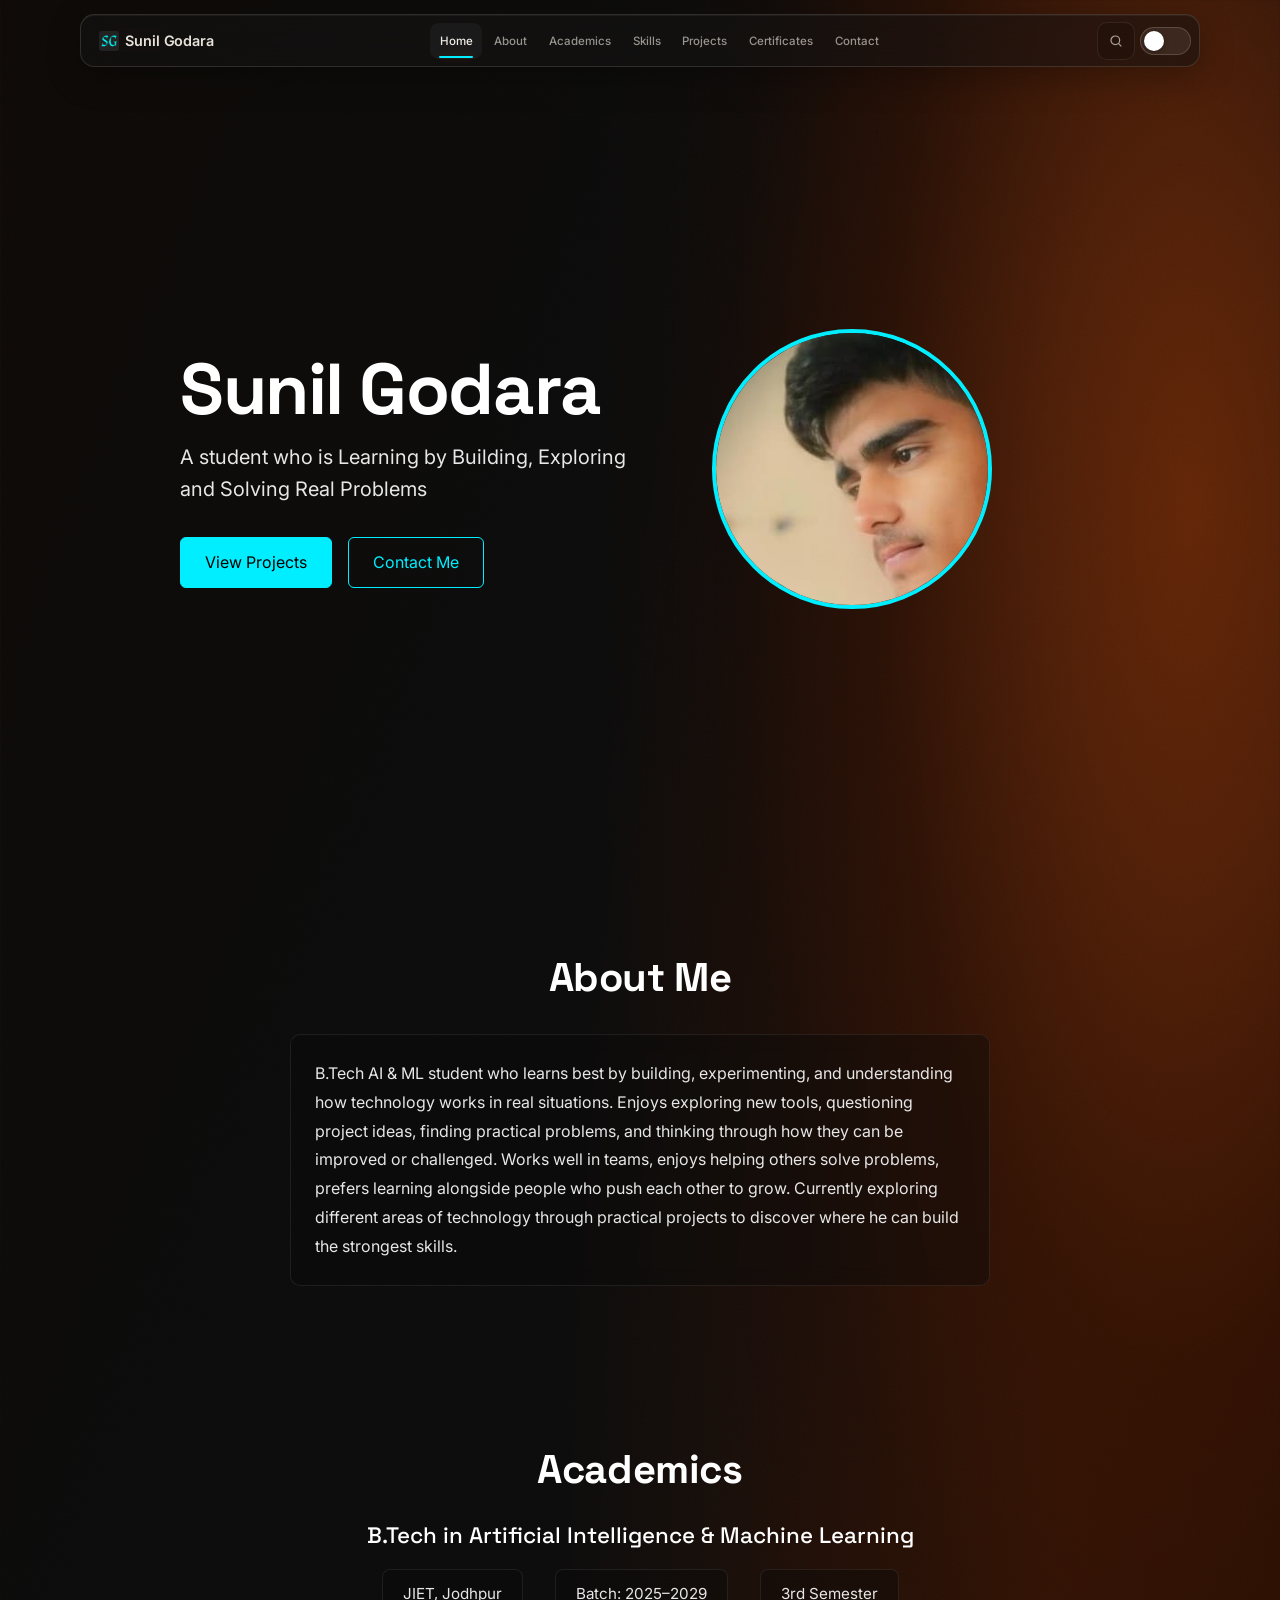
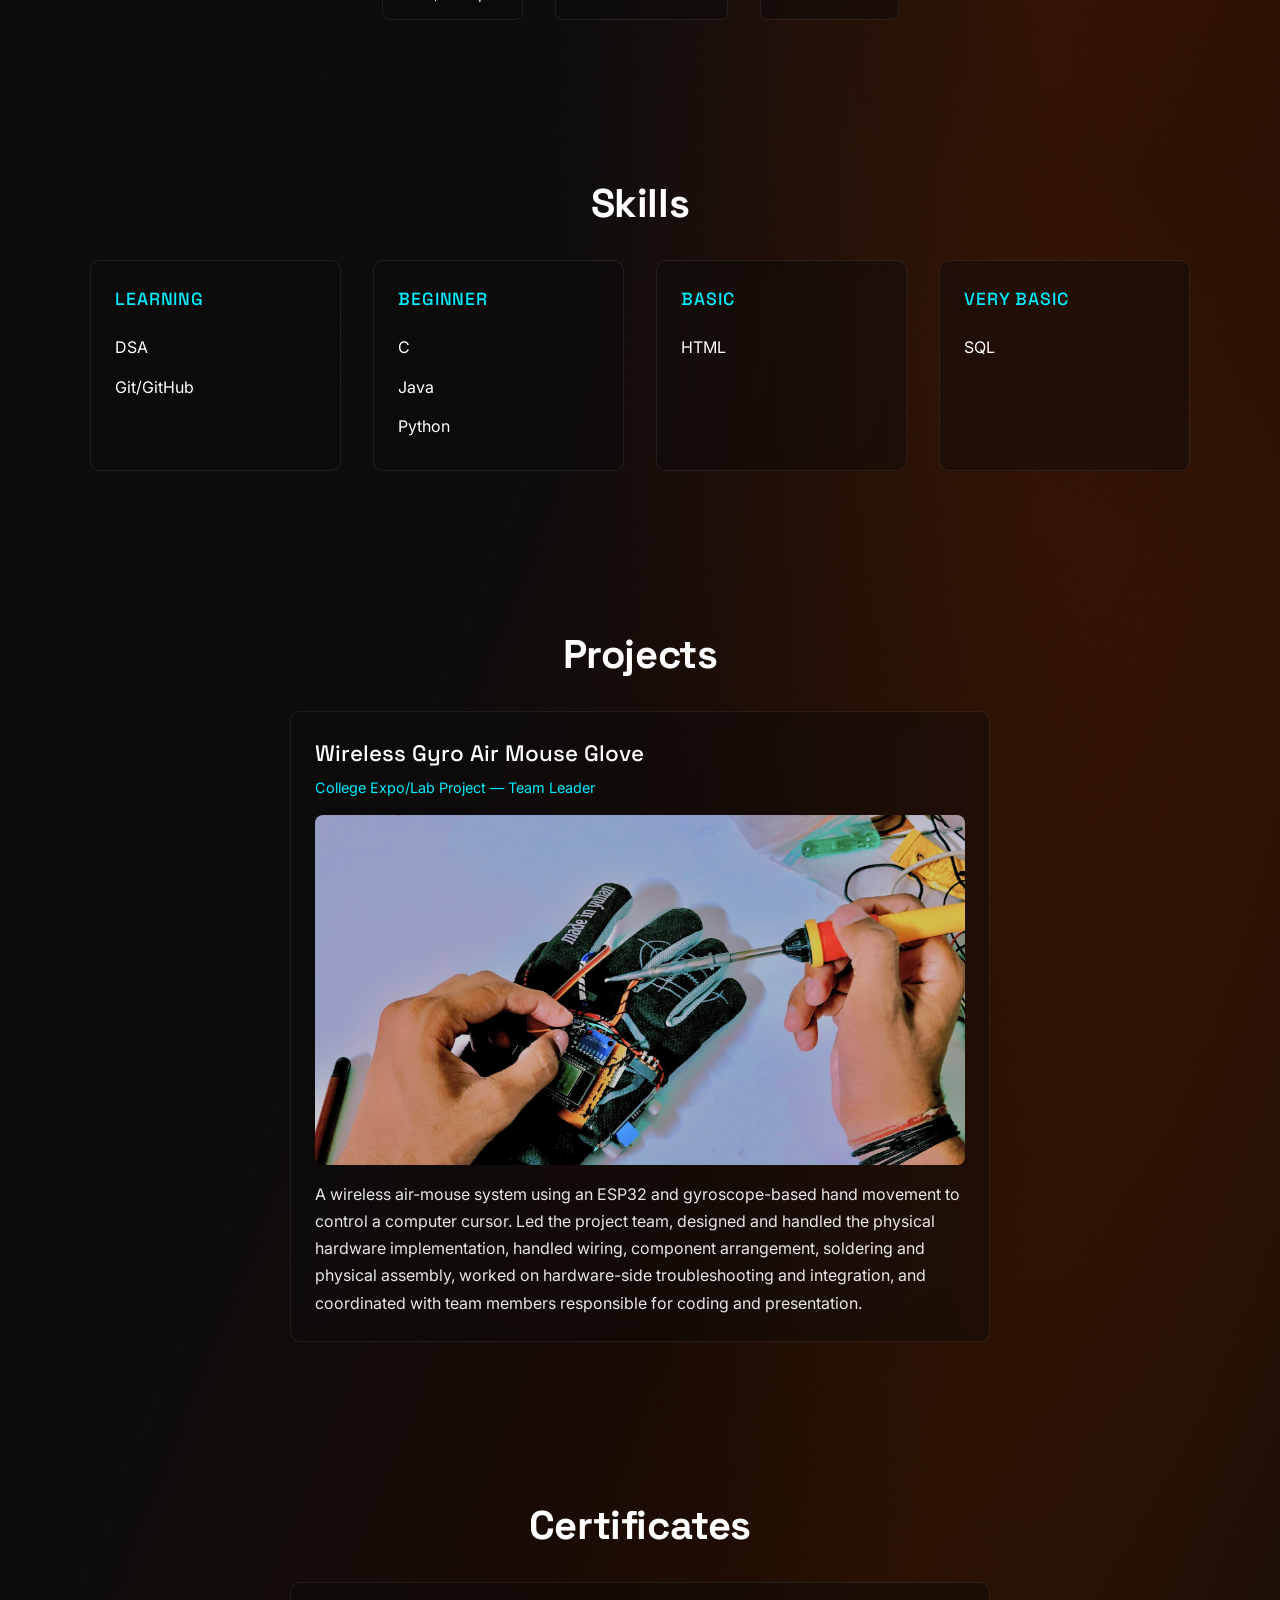
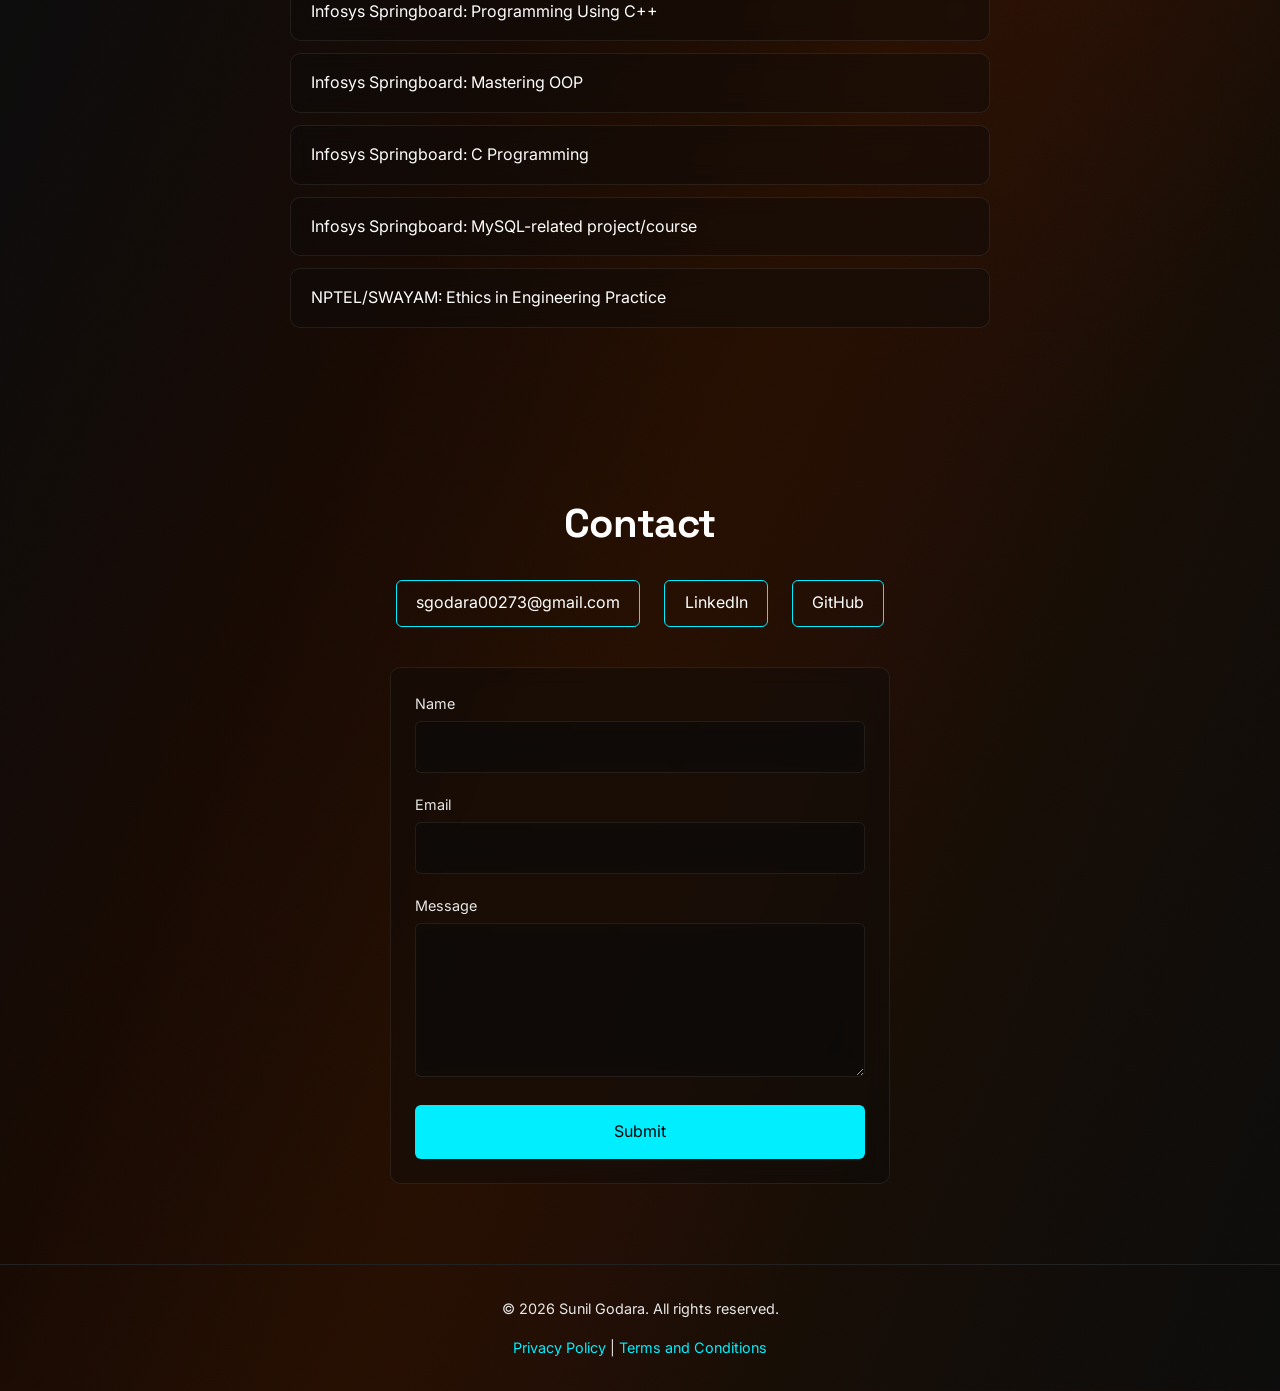
<file: portfolio/index.html>
<!DOCTYPE html>
<html lang="en">
<head>
  <meta charset="UTF-8">
  <meta name="viewport" content="width=device-width, initial-scale=1.0">
  <meta name="description" content="Explore Sunil Godara’s portfolio, a B.Tech Artificial Intelligence and Machine Learning student at JIET Jodhpur, featuring projects, technical skills, academics, and certificates.">
  <title>Sunil Godara | Portfolio</title>
  <link rel="canonical" href="https://sunilgodara.in/">
  <meta name="robots" content="index, follow">
  <script type="application/ld+json">
  {
    "@context": "https://schema.org",
    "@type": "Person",
    "name": "Sunil Godara",
    "url": "https://sunilgodara.in/",
    "image": "https://sunilgodara.in/images/Sunny.jpg",
    "jobTitle": "B.Tech Artificial Intelligence and Machine Learning Student",
    "affiliation": {
      "@type": "CollegeOrUniversity",
      "name": "JIET, Jodhpur"
    },
    "sameAs": [
      "https://www.linkedin.com/in/sunil-godara-137832383/",
      "https://github.com/SunilGodara08"
    ]
  }
  </script>
  <link rel="icon" href="favicon.ico" type="image/x-icon">
  <link rel="preconnect" href="https://fonts.googleapis.com">
  <link rel="preconnect" href="https://fonts.gstatic.com" crossorigin>
  <link href="https://fonts.googleapis.com/css2?family=Space+Grotesk:wght@500;700&family=Inter:wght@400;500&display=swap" rel="stylesheet">
  <link rel="stylesheet" href="style.css">
</head>
<body>

<header class="site-header">
  <div class="glass-nav">

    <a class="nav-brand" href="#home" aria-label="Go to home">
      <img class="nav-logo" src="favicon.ico" alt="">
      <span>Sunil Godara</span>
    </a>

    <nav aria-label="Main navigation">
      <ul id="nav-menu">
        <li><a href="#home">Home</a></li>
        <li><a href="#about">About</a></li>
        <li><a href="#academics">Academics</a></li>
        <li><a href="#skills">Skills</a></li>
        <li><a href="#projects">Projects</a></li>
        <li><a href="#certificates">Certificates</a></li>
        <li><a href="#contact">Contact</a></li>
      </ul>
    </nav>

    <div class="nav-actions">

      <div class="nav-search" id="nav-search">
        <button class="search-toggle" id="search-toggle" type="button" aria-label="Open search" aria-expanded="false">
          <svg viewBox="0 0 24 24" aria-hidden="true">
            <circle cx="11" cy="11" r="6.5"></circle>
            <path d="m16 16 4 4"></path>
          </svg>
        </button>

        <input id="nav-search-input" type="search" placeholder="Search..." autocomplete="off" aria-label="Search navigation">

        <kbd>ESC</kbd>

        <button class="search-close" id="search-close" type="button" aria-label="Close search">×</button>
      </div>

      <button
        class="theme-toggle"
        id="theme-toggle"
        type="button"
        aria-label="Change theme"
        aria-pressed="false">
      </button>

      <button
        id="nav-toggle"
        type="button"
        aria-label="Toggle menu"
        aria-expanded="false"
        aria-controls="nav-menu">
        <span></span>
        <span></span>
        <span></span>
      </button>

    </div>
  </div>
</header>

<main>

<section id="home">
  <div class="home-content">
    <h1>Sunil Godara</h1>
    <p>A student who is Learning by Building, Exploring and Solving Real Problems</p>

    <p class="button-group">
      <a href="#projects">
        <button type="button" class="btn-primary">View Projects</button>
      </a>
      <a href="#contact">
        <button type="button" class="btn-secondary">Contact Me</button>
      </a>
    </p>
  </div>

  <div class="home-image">
    <img src="images/Sunny.jpg" alt="Photo of Sunil Godara" width="360" height="360" fetchpriority="high">
  </div>
</section>

<section id="about">
  <h2>About Me</h2>
  <p>B.Tech AI &amp; ML student who learns best by building, experimenting, and understanding how technology works in real situations. Enjoys exploring new tools, questioning project ideas, finding practical problems, and thinking through how they can be improved or challenged. Works well in teams, enjoys helping others solve problems, prefers learning alongside people who push each other to grow. Currently exploring different areas of technology through practical projects to discover where he can build the strongest skills.</p>
</section>

<section id="academics">
  <h2>Academics</h2>
  <h3>B.Tech in Artificial Intelligence &amp; Machine Learning</h3>
  <ul>
    <li>JIET, Jodhpur</li>
    <li>Batch: 2025–2029</li>
    <li>3rd Semester</li>
  </ul>
</section>

<section id="skills">
  <h2>Skills</h2>

  <div class="skills-grid">
    <div class="skill-group">
      <h3>Learning</h3>
      <ul>
        <li>DSA</li>
        <li>Git/GitHub</li>
      </ul>
    </div>

    <div class="skill-group">
      <h3>Beginner</h3>
      <ul>
        <li>C</li>
        <li>Java</li>
        <li>Python</li>
      </ul>
    </div>

    <div class="skill-group">
      <h3>Basic</h3>
      <ul>
        <li>HTML</li>
      </ul>
    </div>

    <div class="skill-group">
      <h3>Very Basic</h3>
      <ul>
        <li>SQL</li>
      </ul>
    </div>
  </div>
</section>

<section id="projects">
  <h2>Projects</h2>

  <article>
    <h3>Wireless Gyro Air Mouse Glove</h3>
    <p>College Expo/Lab Project — Team Leader</p>

    <img
      src="images/mouse.jpg"
      alt="Wireless Gyro Air Mouse Glove project photo"
      width="1000"
      height="600"
      loading="lazy">

    <p>A wireless air-mouse system using an ESP32 and gyroscope-based hand movement to control a computer cursor. Led the project team, designed and handled the physical hardware implementation, handled wiring, component arrangement, soldering and physical assembly, worked on hardware-side troubleshooting and integration, and coordinated with team members responsible for coding and presentation.</p>
  </article>
</section>

<section id="certificates">
  <h2>Certificates</h2>

  <ul>
    <li>Infosys Springboard: Programming Using C++</li>
    <li>Infosys Springboard: Mastering OOP</li>
    <li>Infosys Springboard: C Programming</li>
    <li>Infosys Springboard: MySQL-related project/course</li>
    <li>NPTEL/SWAYAM: Ethics in Engineering Practice</li>
  </ul>
</section>

<section id="contact">
  <h2>Contact</h2>

  <ul>
    <li>
      <a href="mailto:sgodara00273@gmail.com">sgodara00273@gmail.com</a>
    </li>
    <li>
      <a href="https://www.linkedin.com/in/sunil-godara-137832383/" target="_blank" rel="noopener noreferrer">LinkedIn</a>
    </li>
    <li>
      <a href="https://github.com/SunilGodara08" target="_blank" rel="noopener noreferrer">GitHub</a>
    </li>
  </ul>

  <form action="https://formspree.io/f/mzezwzpy" method="post">
    <p>
      <label for="name">Name</label><br>
      <input type="text" id="name" name="name" required>
    </p>

    <p>
      <label for="email">Email</label><br>
      <input type="email" id="email" name="email" required>
    </p>

    <p>
      <label for="message">Message</label><br>
      <textarea id="message" name="message" rows="5" required></textarea>
    </p>

    <p>
      <button type="submit">Submit</button>
    </p>
  </form>
</section>

</main>

<footer>
  <p>© 2026 Sunil Godara. All rights reserved.</p>
  <p>
    <a href="privacy-policy.html">Privacy Policy</a> |
    <a href="terms.html">Terms and Conditions</a>
  </p>
</footer>

<script src="script.js"></script>
</body>
</html>
</file>
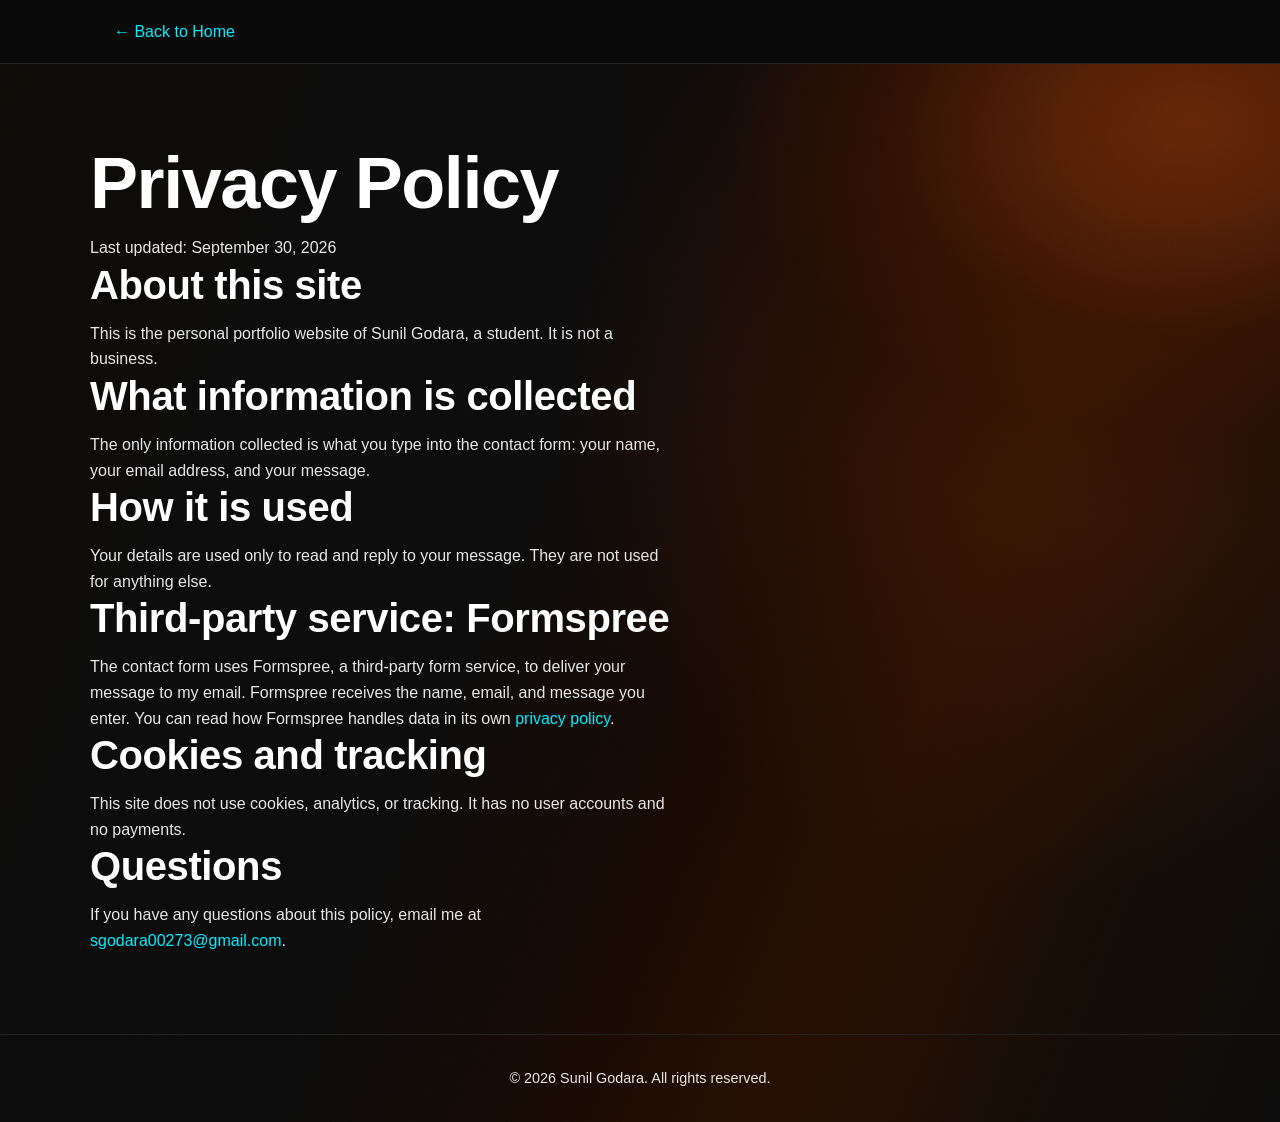
<file: portfolio/privacy-policy.html>
<!DOCTYPE html>
<html lang="en">
<head>
  <meta charset="UTF-8">
  <meta name="viewport" content="width=device-width, initial-scale=1.0">
  <meta name="description" content="Privacy Policy for the portfolio website of Sunil Godara.">
  <title>Privacy Policy | Sunil Godara</title>
  <link rel="icon" href="favicon.ico" type="image/x-icon">
  <link rel="stylesheet" href="style.css">
</head>
<body>

  <header>
    <a class="back-link" href="index.html">&larr; Back to Home</a>
  </header>

  <main>
    <section>
      <h1>Privacy Policy</h1>
      <p>Last updated: September 30, 2026</p>

      <h2>About this site</h2>
      <p>This is the personal portfolio website of Sunil Godara, a student. It is not a business.</p>

      <h2>What information is collected</h2>
      <p>The only information collected is what you type into the contact form: your name, your email address, and your message.</p>

      <h2>How it is used</h2>
      <p>Your details are used only to read and reply to your message. They are not used for anything else.</p>

      <h2>Third-party service: Formspree</h2>
      <p>The contact form uses Formspree, a third-party form service, to deliver your message to my email. Formspree receives the name, email, and message you enter. You can read how Formspree handles data in its own <a href="https://formspree.io/legal/privacy-policy/" target="_blank" rel="noopener noreferrer">privacy policy</a>.</p>

      <h2>Cookies and tracking</h2>
      <p>This site does not use cookies, analytics, or tracking. It has no user accounts and no payments.</p>

      <h2>Questions</h2>
      <p>If you have any questions about this policy, email me at <a href="mailto:sgodara00273@gmail.com">sgodara00273@gmail.com</a>.</p>
    </section>
  </main>

  <footer>
    <p>© 2026 Sunil Godara. All rights reserved.</p>
  </footer>

</body>
</html>
</file>
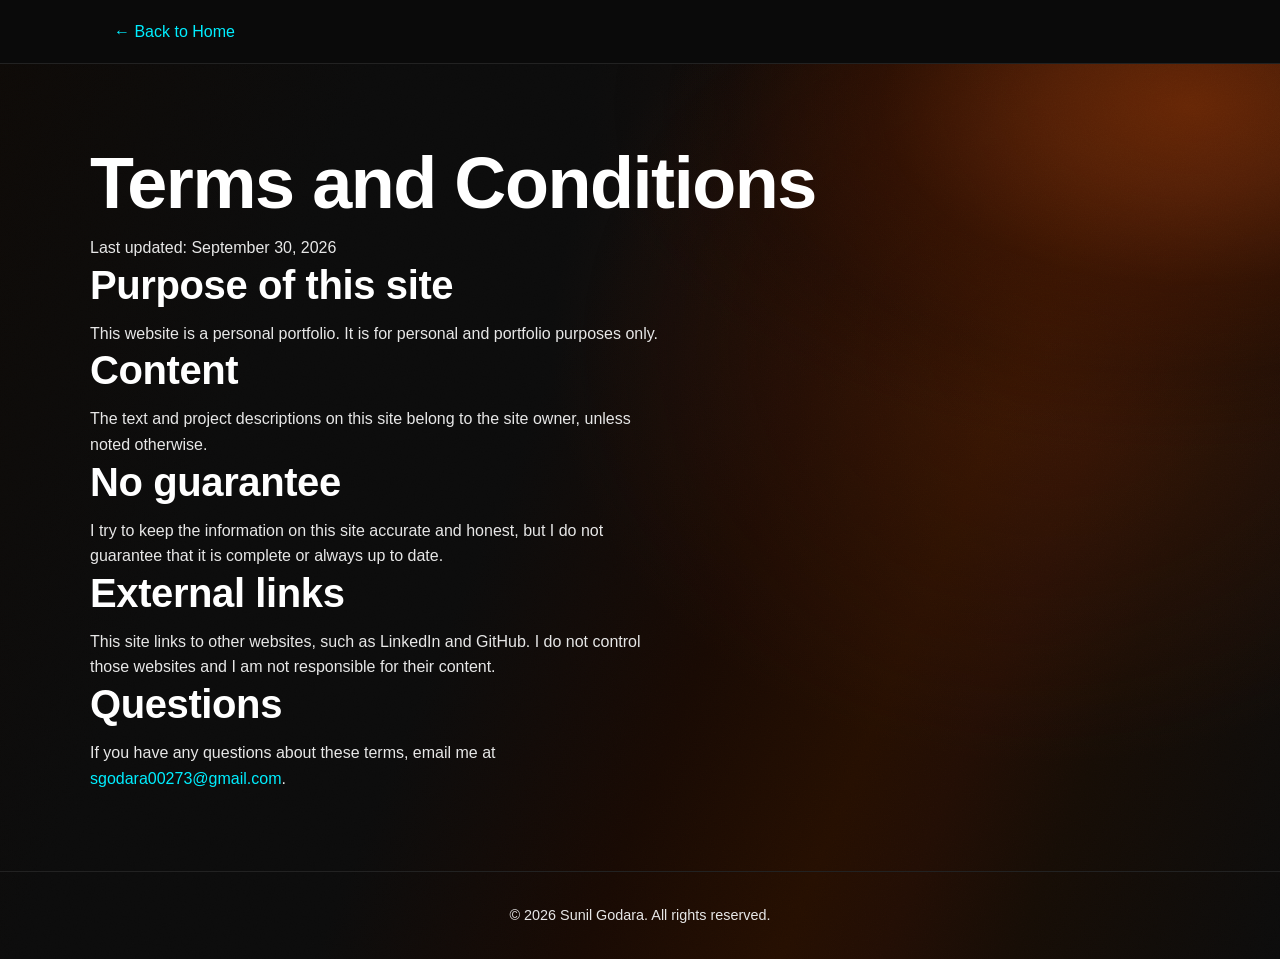
<file: portfolio/terms.html>
<!DOCTYPE html>
<html lang="en">
<head>
  <meta charset="UTF-8">
  <meta name="viewport" content="width=device-width, initial-scale=1.0">
  <meta name="description" content="Terms and Conditions for the portfolio website of Sunil Godara.">
  <title>Terms and Conditions | Sunil Godara</title>
  <link rel="icon" href="favicon.ico" type="image/x-icon">
  <link rel="stylesheet" href="style.css">
</head>
<body>

  <header>
    <a class="back-link" href="index.html">&larr; Back to Home</a>
  </header>

  <main>
    <section>
      <h1>Terms and Conditions</h1>
      <p>Last updated: September 30, 2026</p>

      <h2>Purpose of this site</h2>
      <p>This website is a personal portfolio. It is for personal and portfolio purposes only.</p>

      <h2>Content</h2>
      <p>The text and project descriptions on this site belong to the site owner, unless noted otherwise.</p>

      <h2>No guarantee</h2>
      <p>I try to keep the information on this site accurate and honest, but I do not guarantee that it is complete or always up to date.</p>

      <h2>External links</h2>
      <p>This site links to other websites, such as LinkedIn and GitHub. I do not control those websites and I am not responsible for their content.</p>

      <h2>Questions</h2>
      <p>If you have any questions about these terms, email me at <a href="mailto:sgodara00273@gmail.com">sgodara00273@gmail.com</a>.</p>
    </section>
  </main>

  <footer>
    <p>© 2026 Sunil Godara. All rights reserved.</p>
  </footer>

</body>
</html>
</file>
<file: portfolio/style.css>
/* ==========================================================
   BASE / GLOBAL STYLES
   ========================================================== */

/* ---------- Variables ---------- */
:root {
  --bg-color: #0a0a0a;
  --bg-color-alt: #222;
  --text-color: #ffffff;
  --text-muted: #e7e7e7;
  --accent-color: #00eeff;
  --accent-hover: #3087aa;

  --surface-dark: rgba(10, 10, 10, 0.40);
  --surface-blur: 10px;
  --surface-border: rgba(255, 255, 255, 0.08);

  --max-width: 1100px;
  --section-padding: 5rem 1.5rem;
  --header-height: 4rem;

  --font-heading: 'Space Grotesk', sans-serif;
  --font-body: 'Inter', sans-serif;
}


/* ---------- Reset ---------- */
*,
*::before,
*::after {
  box-sizing: border-box;
}

body,
h1,
h2,
h3,
p,
ul {
  margin: 0;
  padding: 0;
}


/* ---------- Base ---------- */
html {
  font-size: 16px;
  scroll-padding-top: var(--header-height);
}

body {
  font-family: var(--font-body);
  line-height: 1.6;
  color: var(--text-color);
  padding-top: var(--header-height);
}


/* ==========================================================
   Background - Continuous procedural paper texture
   ========================================================== */

html {
  background: #0d0c0b;
  min-height: 100%;
}

body {
  position: relative;
  isolation: isolate;
  min-height: 100vh;
  background: #0d0c0b;
}


/* Continuous procedural paper background */
body::before {
  content: "";
  position: absolute;
  inset: 0;
  z-index: -2;
  pointer-events: none;

  background:
    radial-gradient(
      ellipse 62% 48% at 93% 11%,
      rgba(119, 44, 7, 0.78) 0%,
      rgba(102, 38, 8, 0.68) 18%,
      rgba(59, 19, 2, 0.5) 39%,
      rgba(32, 10, 1, 0.22) 58%,
      transparent 76%
    ),
    radial-gradient(
      ellipse 52% 58% at 82% 36%,
      rgba(100, 37, 7, 0.4) 0%,
      rgba(68, 25, 7, 0.28) 42%,
      transparent 75%
    ),
    linear-gradient(
      112deg,
      #0e0a07 0%,
      #0c0c0c 24%,
      #0c0c0c 42%,
      #180a04 58%,
      #250f02 70%,
      #220e05 76%,
      #160d06 84%,
      #0c0c0c 100%
    );
}


/* Procedural paper texture */
body::after {
  content: "";
  position: absolute;
  inset: 0;
  z-index: -1;
  pointer-events: none;

  opacity: 0.34;

  background-image: url("data:image/svg+xml,%3Csvg xmlns='http://www.w3.org/2000/svg' width='180' height='180' viewBox='0 0 180 180'%3E%3Cfilter id='paper'%3E%3CfeTurbulence type='fractalNoise' baseFrequency='0.72' numOctaves='3' seed='17' stitchTiles='stitch'/%3E%3CfeColorMatrix type='saturate' values='0'/%3E%3CfeComponentTransfer%3E%3CfeFuncA type='table' tableValues='0 0.34'/%3E%3C/feComponentTransfer%3E%3C/filter%3E%3Crect width='100%25' height='100%25' filter='url(%23paper)' fill='%23000000'/%3E%3C/svg%3E");

  background-repeat: repeat;
  mix-blend-mode: soft-light;
}


/* One continuous background surface */
section,
section:nth-of-type(even),
main,
footer {
  background: transparent !important;
}

img {
  display: block;
  max-width: 100%;
  height: auto;
}


/* ==========================================================
   TYPOGRAPHY
   ========================================================== */

h1,
h2,
h3 {
  font-family: var(--font-heading);
  margin-bottom: 0.75rem;
}

h1 {
  font-weight: 700;
  font-size: clamp(2.75rem, 6vw, 4.5rem);
  letter-spacing: -0.02em;
  line-height: 1.1;
}

h2 {
  font-weight: 700;
  font-size: clamp(1.75rem, 4vw, 2.5rem);
  letter-spacing: -0.01em;
  line-height: 1.2;
}

h3 {
  font-weight: 500;
  font-size: 1.25rem;
  letter-spacing: normal;
}

p {
  color: var(--text-muted);
  max-width: 65ch;
}

p + p {
  margin-top: 1rem;
}

a {
  color: var(--accent-color);
  text-decoration: none;
}

a:hover {
  text-decoration: underline;
}


/* ==========================================================
   BUTTONS
   ========================================================== */

button {
  font: inherit;
  background: var(--accent-color);
  color: #030303;
  border: none;
  padding: 0.75rem 1.5rem;
  border-radius: 6px;
  cursor: pointer;

  transition: background-color 0.2s;
}

button:hover {
  background: var(--accent-hover);
}


/* ==========================================================
   FORM FIELDS
   ========================================================== */

input,
textarea {
  font: inherit;
  color: var(--text-color);
  background: var(--bg-color);

  border: 1px solid var(--text-muted);
  border-radius: 6px;

  padding: 0.5rem 0.75rem;
  max-width: 100%;
}


/* ==========================================================
   KEYBOARD FOCUS
   ========================================================== */

a:focus-visible,
button:focus-visible,
input:focus-visible,
textarea:focus-visible {
  outline: 2px solid var(--accent-color);
  outline-offset: 2px;
}


/* ==========================================================
   LISTS
   ========================================================== */

ul {
  list-style: none;
}

#academics ul li,
#skills ul li,
#certificates ul li {
  position: relative;
  padding-left: 1.25rem;
}

#academics ul li::before,
#skills ul li::before,
#certificates ul li::before {
  content: "";

  position: absolute;
  left: 0;
  top: 0.7em;

  width: 0.4rem;
  height: 0.4rem;

  border-radius: 50%;
  background: var(--accent-color);
}


/* ==========================================================
   SECTIONS
   ========================================================== */

section {
  padding: var(--section-padding);

  padding-left:
    max(1.5rem, calc((100% - var(--max-width)) / 2));

  padding-right:
    max(1.5rem, calc((100% - var(--max-width)) / 2));
}

section:nth-of-type(even) {
  background: transparent;
}


/* ==========================================================
   ORIGINAL HEADER / NAV
   ========================================================== */

header {
  position: fixed;

  top: 0;
  left: 0;

  width: 100%;
  height: var(--header-height);

  background: var(--bg-color);
  border-bottom: 1px solid var(--bg-color-alt);

  z-index: 1000;
}

nav {
  height: 100%;

  max-width: var(--max-width);
  margin: 0 auto;

  padding: 0 1.5rem;
}

nav ul {
  display: flex;

  justify-content: center;
  align-items: center;

  flex-wrap: wrap;

  gap: 1.5rem;

  height: 100%;
}

nav a {
  color: var(--text-color);
  text-decoration: none;
}

nav a:hover {
  color: var(--accent-color);
}


/* ==========================================================
   HERO
   ========================================================== */

#home {
  display: grid;

  grid-template-columns: 1.25fr 1fr;

  gap: 3rem;

  align-items: center;

  min-height: 90vh;
}

#home .home-content {
  text-align: left;
}

#home h1 {
  color: var(--text-color);
  max-width: 500px;
}

#home .home-content > p:not(.button-group) {
  font-size: 1.25rem;
  color: var(--text-muted);
  max-width: 500px;
}

#home .button-group {
  display: flex;

  gap: 1rem;

  margin-top: 2rem;

  justify-content: flex-start;

  max-width: none;
}


/* Main button */
.btn-primary {
  background: var(--accent-color);
  color: #000000;

  border: 1px solid var(--accent-color);
}

.btn-primary:hover {
  background: var(--accent-hover);
  border-color: var(--accent-hover);
}


/* Secondary button */
.btn-secondary {
  background: transparent;
  color: var(--accent-color);

  border: 1px solid var(--accent-color);
}

.btn-secondary:hover {
  background: var(--accent-color);
  color: #000000;
}


/* Hero photo */
#home .home-image {
  position: relative;
  isolation: isolate;

  width: 100%;
  max-width: 280px;
}

#home .home-image img {
  width: 100%;
  max-width: 280px;

  height: auto;
  aspect-ratio: 1 / 1;

  object-fit: cover;

  border-radius: 50%;
  border: 4px solid var(--accent-color);
}


/* Hero mobile */
@media (max-width: 768px) {

  #home {
    grid-template-columns: 1fr;
    gap: 1.5rem;
  }

  #home .home-image {
    order: -1;

    max-width: 200px;

    margin: 0 auto;
  }

  #home .home-content {
    text-align: center;
  }

  #home h1,
  #home .home-content > p:not(.button-group) {
    margin-left: auto;
    margin-right: auto;
  }

  #home .home-content > p:not(.button-group) {
    font-size: 1.1rem;
  }

  #home .button-group {
    margin-top: 1.5rem;
  }
}


/* ==========================================================
   NAV REFINEMENT
   ========================================================== */

header {
  border-bottom: 1px solid var(--bg-color-alt);
}

@media (max-width: 768px) {

  nav {
    padding: 0 1rem;
  }

  nav ul {
    gap: 0.25rem 1rem;
  }

  nav a {
    font-size: 0.85rem;
  }
}


/* ==========================================================
   ABOUT
   ========================================================== */

#about {
  display: block;
}

#about h2 {
  margin-bottom: 2rem;
  text-align: center;
}

#about p {
  max-width: 700px;

  margin: 0 auto;

  padding: 1.5rem;

  text-align: left;

  line-height: 1.8;

  color: var(--text-muted);

  background: var(--surface-dark);

  backdrop-filter: blur(var(--surface-blur));
  -webkit-backdrop-filter: blur(var(--surface-blur));

  border: 1px solid var(--surface-border);

  border-radius: 10px;
}


/* ==========================================================
   ACADEMICS
   ========================================================== */

#academics h2 {
  margin-bottom: 1.5rem;
  text-align: center;
}

#academics h3 {
  font-size: 1.4rem;

  color: var(--text-color);

  margin-bottom: 1rem;

  text-align: center;
}

#academics ul {
  display: flex;

  flex-wrap: wrap;

  justify-content: center;

  gap: 1rem 2rem;

  list-style: none;
}

#academics ul li {
  background: var(--surface-dark);

  backdrop-filter: blur(var(--surface-blur));
  -webkit-backdrop-filter: blur(var(--surface-blur));

  padding: 0.75rem 1.25rem;

  border-radius: 8px;

  border: 1px solid var(--surface-border);

  color: var(--text-muted);

  font-size: 0.95rem;
}

#academics ul li::before {
  display: none;
}


/* ==========================================================
   SKILLS
   ========================================================== */

#skills h2 {
  margin-bottom: 2rem;
  text-align: center;
}

#skills .skills-grid {
  display: grid;

  grid-template-columns:
    repeat(auto-fit, minmax(220px, 1fr));

  gap: 2rem;
}

#skills .skill-group {
  background: var(--surface-dark);

  backdrop-filter: blur(var(--surface-blur));
  -webkit-backdrop-filter: blur(var(--surface-blur));

  padding: 1.5rem;

  border: 1px solid var(--surface-border);

  border-radius: 10px;
}

#skills .skill-group h3 {
  font-size: 1.1rem;

  color: var(--accent-color);

  margin-bottom: 1rem;

  text-transform: uppercase;

  letter-spacing: 0.05em;
}

#skills .skill-group ul {
  list-style: none;
}

#skills .skill-group li {
  padding: 0.4rem 0;

  color: var(--text-color);

  border-bottom: 1px solid var(--bg-color);
}

#skills .skill-group li:last-child {
  border-bottom: none;
}

#skills .skill-group li::before {
  display: none;
}


/* ==========================================================
   PROJECTS
   ========================================================== */

#projects h2 {
  margin-bottom: 2rem;
  text-align: center;
}

#projects article {
  background: var(--surface-dark);

  backdrop-filter: blur(var(--surface-blur));
  -webkit-backdrop-filter: blur(var(--surface-blur));

  border: 1px solid var(--surface-border);

  border-radius: 10px;

  padding: 1.5rem;

  max-width: 700px;

  margin: 0 auto;
}

#projects article h3 {
  font-size: 1.4rem;

  color: var(--text-color);

  margin-bottom: 0.25rem;
}

#projects article h3 + p {
  font-size: 0.9rem;

  color: var(--accent-color);

  margin-bottom: 1rem;
}

#projects article img {
  width: 100%;

  max-height: 350px;

  object-fit: cover;

  border-radius: 8px;

  margin: 1rem 0;
}

#projects article img + p {
  color: var(--text-muted);

  line-height: 1.7;
}


/* ==========================================================
   CERTIFICATES
   ========================================================== */

#certificates h2 {
  margin-bottom: 2rem;
  text-align: center;
}

#certificates ul {
  max-width: 700px;

  margin: 0 auto;

  list-style: none;
}

#certificates ul li {
  background: var(--surface-dark);

  backdrop-filter: blur(var(--surface-blur));
  -webkit-backdrop-filter: blur(var(--surface-blur));

  padding: 1rem 1.25rem;

  border: 1px solid var(--surface-border);

  border-radius: 10px;

  margin-bottom: 0.75rem;

  color: var(--text-color);
}

#certificates ul li::before {
  display: none;
}


/* ==========================================================
   CONTACT
   ========================================================== */

#contact h2 {
  margin-bottom: 2rem;
  text-align: center;
}

#contact > ul {
  display: flex;

  flex-wrap: wrap;

  justify-content: center;

  gap: 1.5rem;

  list-style: none;

  margin-bottom: 2.5rem;
}

#contact > ul li a {
  display: inline-block;

  color: var(--text-color);

  padding: 0.6rem 1.2rem;

  border: 1px solid var(--accent-color);

  border-radius: 6px;

  transition: background-color 0.2s;
}

#contact > ul li a:hover {
  background-color: var(--accent-color);

  color: rgb(0, 0, 0);

  text-decoration: none;
}

#contact form {
  max-width: 500px;

  margin: 0 auto;

  padding: 1.5rem;

  background: var(--surface-dark);

  backdrop-filter: blur(var(--surface-blur));
  -webkit-backdrop-filter: blur(var(--surface-blur));

  border: 1px solid var(--surface-border);

  border-radius: 10px;
}

#contact form p {
  max-width: none;
}

#contact form p + p {
  margin-top: 0;
}

#contact form br {
  display: none;
}

#contact label {
  display: block;

  margin-bottom: 0.4rem;

  color: var(--text-muted);

  font-size: 0.9rem;
}

#contact input,
#contact textarea {
  width: 100%;

  padding: 0.75rem;

  margin-bottom: 1.25rem;

  background: var(--surface-dark);

  backdrop-filter: blur(var(--surface-blur));
  -webkit-backdrop-filter: blur(var(--surface-blur));

  border: 1px solid var(--surface-border);

  border-radius: 6px;

  color: var(--text-color);

  font-family: inherit;

  font-size: 1rem;
}

#contact input:focus,
#contact textarea:focus {
  outline: none;

  border-color: var(--accent-color);
}

#contact form button[type="submit"] {
  width: 100%;

  padding: 0.9rem;

  font-size: 1rem;
}


/* ==========================================================
   FOOTER
   ========================================================== */

footer {
  text-align: center;

  padding: 2rem 1.5rem;

  color: var(--text-muted);

  font-size: 0.9rem;

  border-top: 1px solid var(--bg-color-alt);
}

footer p {
  max-width: none;
}


/* ==========================================================
   RESPONSIVE
   ========================================================== */

@media (max-width: 768px) {

  body::before {
    background:
      radial-gradient(
        ellipse 86% 36% at 96% 9%,
        rgba(139, 56, 15, 0.70) 0%,
        rgba(105, 42, 13, 0.50) 24%,
        rgba(52, 24, 13, 0.24) 53%,
        transparent 76%
      ),
      radial-gradient(
        ellipse 72% 46% at 88% 28%,
        rgba(91, 37, 13, 0.32) 0%,
        transparent 72%
      ),
      linear-gradient(
        112deg,
        #0d0c0b 0%,
        #10100f 30%,
        #17110e 50%,
        #28160f 66%,
        #21130d 74%,
        #0d0c0b 84%,
        #0b0b0a 100%
      );
  }

  :root {
    --section-padding: 3rem 1.25rem;
  }

  section {
    padding-left: 1.25rem;
    padding-right: 1.25rem;
  }

  nav ul {
    flex-wrap: wrap;

    justify-content: center;

    gap: 0.75rem;
  }

  nav a {
    font-size: 0.9rem;
  }

  #home {
    min-height: auto;

    padding-top: 2.5rem;
    padding-bottom: 3rem;
  }

  #home .button-group {
    flex-direction: column;

    align-items: center;
  }

  #home .button-group a {
    width: 100%;

    max-width: 280px;
  }

  #home .button-group button {
    width: 100%;
  }

  #projects article img {
    max-height: 220px;
  }
}

@media (max-width: 400px) {

  nav ul {
    gap: 0.5rem 0.75rem;
  }

  nav a {
    font-size: 0.8rem;
  }
}


/* ==========================================================
   ACTIVE NAV
   ========================================================== */

nav a.active {
  color: var(--accent-color);
}


/* ==========================================================
   HAMBURGER
   ========================================================== */

#nav-toggle {
  display: none;
}

@media (max-width: 768px) {

  header {
    display: flex;

    align-items: center;

    padding: 0 1rem;
  }

  #nav-toggle {
    display: block;

    margin-left: auto;

    padding: 0.5rem;

    background: transparent;
  }

  #nav-toggle:hover {
    background: transparent;
  }

  #nav-toggle span {
    display: block;

    width: 24px;

    height: 2px;

    margin: 5px 0;

    background: var(--text-color);
  }

  #nav-toggle:hover span {
    background: var(--accent-color);
  }

  nav {
    width: 0;

    padding: 0;

    margin: 0;
  }

  nav ul {
    display: none;
  }

  header.nav-open nav ul {
    display: flex;

    flex-direction: column;

    align-items: center;

    gap: 1rem;

    position: absolute;

    top: 100%;

    left: 0;

    width: 100%;

    height: auto;

    padding: 1.5rem 1rem;

    background: var(--bg-color);

    border-bottom: 1px solid var(--bg-color-alt);
  }

  header.nav-open nav a {
    font-size: 1rem;
  }
}


/* ==========================================================
   LEGAL PAGES
   ========================================================== */

header .back-link {
  display: flex;

  align-items: center;

  height: 100%;

  max-width: var(--max-width);

  margin: 0 auto;

  padding: 0 1.5rem;
}


/* ==========================================================
   FOOTER LINKS
   ========================================================== */

footer .footer-links {
  font-size: 0.8rem;

  margin-left: 0.5rem;
}

footer .footer-links a {
  color: var(--text-muted);
}

footer .footer-links a:hover {
  color: var(--accent-color);
}


/* ==========================================================
   HERO LEFT SPACING
   ========================================================== */

@media (min-width: 780px) {

  #home {
    padding-left:
      max(4rem, calc((100% - var(--max-width)) / 1));

    padding-right:
      max(4rem, calc((100% - var(--max-width)) / 1));
  }
}


/* ==========================================================
   GLASS NAVBAR
   ========================================================== */

.site-header {
  position: fixed;

  top: 0;
  left: 0;

  width: 100%;
  height: auto;

  padding: 0.9rem 1rem;

  background: transparent !important;

  border: 0 !important;

  z-index: 1000;

  pointer-events: none;
}

.glass-nav {
  pointer-events: auto;

  width: min(1120px, calc(100vw - 2rem));

  min-height: 3.15rem;

  margin: 0 auto;

  padding:
    0.42rem
    0.48rem
    0.42rem
    0.7rem;

  display: flex;

  align-items: center;

  gap: 0.45rem;

  color: rgba(245, 240, 232, 0.9);

  background: rgba(22, 20, 20, 0.58);

  border:
    1px solid
    rgba(235, 229, 220, 0.14);

  border-radius: 0.9rem;

  box-shadow:
    0 10px 34px rgba(0, 0, 0, 0.28),
    inset 0 1px 0 rgba(255, 255, 255, 0.055);

  backdrop-filter:
    blur(18px)
    saturate(120%);

  -webkit-backdrop-filter:
    blur(18px)
    saturate(120%);
}


/* ==========================================================
   NAV BRAND
   ========================================================== */

.nav-brand {
  flex: 0 0 auto;

  display: inline-flex;

  align-items: center;

  gap: 0.38rem;

  min-width: 5.2rem;

  padding: 0.35rem 0.45rem;

  color: rgba(245, 240, 232, 0.94);

  text-decoration: none;

  font-size: 0.9rem;

  font-weight: 600;

  letter-spacing: -0.01em;
}

.nav-brand:hover {
  text-decoration: none;

  color: #fff;
}

.nav-logo {
  width: 1.25rem;
  height: 1.25rem;

  object-fit: contain;

  flex: 0 0 auto;
}


/* ==========================================================
   NAV
   ========================================================== */

.glass-nav nav {
  flex: 1 1 auto;

  min-width: 0;

  height: auto;

  margin: 0;

  padding: 0;

  max-width: none;
}

.glass-nav nav ul {
  height: auto;

  display: flex;

  align-items: center;

  justify-content: center;

  flex-wrap: nowrap;

  gap: 0.12rem;

  list-style: none;
}

.glass-nav nav li {
  flex: 0 0 auto;
}


/* ==========================================================
   NAV LINKS
   ========================================================== */

.glass-nav nav a {
  position: relative;

  display: inline-flex;

  align-items: center;

  min-height: 2.25rem;

  padding:
    0.4rem
    0.62rem;

  border-radius: 0.55rem;

  color: rgba(235, 229, 220, 0.62);

  font-size: 0.72rem;

  font-weight: 500;

  text-decoration: none;

  white-space: nowrap;

  transition:
    color 180ms ease,
    background-color 180ms ease;
}

.glass-nav nav a:hover,
.glass-nav nav a.active {
  color: rgba(250, 246, 240, 0.96);

  text-decoration: none;

  background: rgba(255, 255, 255, 0.045);
}

.glass-nav nav a.active::after {
  content: "";

  position: absolute;

  left: 0.58rem;
  right: 0.58rem;

  bottom: 0.08rem;

  height: 2px;

  border-radius: 999px;

  background: var(--accent-color);

  box-shadow:
    0 0 8px rgba(166, 78, 27, 0.32);
}


/* ==========================================================
   NAV ACTIONS
   ========================================================== */

.nav-actions {
  flex: 0 0 auto;

  display: flex;

  align-items: center;

  gap: 0.32rem;
}


/* ==========================================================
   SEARCH
   ========================================================== */

.nav-search {
  width: 2.35rem;

  height: 2.35rem;

  display: flex;

  align-items: center;

  overflow: hidden;

  border:
    1px solid
    rgba(235, 229, 220, 0.09);

  border-radius: 0.62rem;

  background: rgba(0, 0, 0, 0.14);

  transition:
    width 260ms cubic-bezier(.22,.61,.36,1),
    background-color 180ms ease,
    border-color 180ms ease;
}

.nav-search.open {
  width: clamp(11rem, 20vw, 15rem);

  background: rgba(8, 8, 8, 0.3);

  border-color:
    rgba(235, 229, 220, 0.16);
}

.search-toggle,
.search-close {
  flex: 0 0 2.25rem;

  width: 2.25rem;

  height: 2.25rem;

  padding: 0;

  display: grid;

  place-items: center;

  background: transparent !important;

  color: rgba(235, 229, 220, 0.68);

  border: 0;

  border-radius: 0.5rem;
}

.search-toggle:hover,
.search-close:hover {
  color: #fff;

  background:
    rgba(255, 255, 255, 0.04) !important;
}

.search-toggle svg {
  width: 1rem;

  height: 1rem;

  fill: none;

  stroke: currentColor;

  stroke-width: 1.8;
}

.nav-search input {
  min-width: 0;

  flex: 1 1 auto;

  height: 100%;

  margin: 0;

  padding: 0;

  color: rgba(245, 240, 232, 0.9);

  background: transparent !important;

  border: 0 !important;

  outline: 0 !important;

  font-size: 0.72rem;

  opacity: 0;

  transform: translateX(-7px);

  transition:
    opacity 150ms ease 70ms,
    transform 220ms ease 40ms;
}

.nav-search.open input {
  opacity: 1;

  transform: translateX(0);
}

.nav-search input::placeholder {
  color: rgba(235, 229, 220, 0.38);
}

.nav-search input::-webkit-search-cancel-button {
  display: none;
}

.nav-search kbd {
  flex: 0 0 auto;

  margin-right: 0.18rem;

  padding: 0.1rem 0.27rem;

  border:
    1px solid
    rgba(235, 229, 220, 0.08);

  border-radius: 0.28rem;

  color:
    rgba(235, 229, 220, 0.35);

  font:
    0.55rem/1
    var(--font-body);

  opacity: 0;

  transform: translateX(4px);

  transition:
    opacity 150ms ease 100ms,
    transform 180ms ease 70ms;
}

.nav-search.open kbd {
  opacity: 1;

  transform: translateX(0);
}

.nav-search .search-close {
  display: none;
}

.nav-search.open .search-close {
  display: grid;
}


/* ==========================================================
   LOGIN BUTTON
   ========================================================== */

.login-button {
  min-height: 2.35rem;

  padding:
    0.35rem
    0.78rem;

  border:
    1px solid
    rgba(235, 229, 220, 0.12);

  border-radius: 0.58rem;

  background:
    rgba(255, 255, 255, 0.035) !important;

  color:
    rgba(245, 240, 232, 0.82);

  font-size: 0.72rem;

  white-space: nowrap;

  transition:
    background-color 180ms ease,
    border-color 180ms ease,
    color 180ms ease;
}

.login-button:hover {
  color: #fff;

  background:
    rgba(255, 255, 255, 0.08) !important;

  border-color:
    rgba(235, 229, 220, 0.2);
}


/* ==========================================================
   THEME SWITCH
   ========================================================== */

.theme-toggle {
  position: relative;

  flex: 0 0 auto;

  width: 3.2rem;
  height: 1.7rem;

  padding: 0;

  border: 1px solid rgba(235, 229, 220, 0.18);

  border-radius: 999px;

  background: rgba(255, 255, 255, 0.08) !important;

  cursor: pointer;

  overflow: hidden;

  transition:
    background-color 200ms ease,
    border-color 200ms ease;
}

.theme-toggle::before {
  content: "";

  position: absolute;

  top: 50%;
  left: 0.2rem;

  width: 1.25rem;
  height: 1.25rem;

  transform:
    translateY(-50%);

  border-radius: 50%;

  background: #ffffff;

  box-shadow:
    0 1px 5px rgba(0, 0, 0, 0.35);

  transition:
    left 220ms ease,
    background-color 200ms ease;
}

.theme-toggle:hover {
  background:
    rgba(255, 255, 255, 0.12) !important;
}


/* Light position */
.theme-toggle.is-light {
  background: rgba(0, 0, 0, 0.12) !important;

  border-color:
    rgba(0, 0, 0, 0.18);
}

.theme-toggle.is-light::before {
  left: 1.72rem;

  background: #171717;
}


/* ==========================================================
   NAV TOGGLE
   ========================================================== */

#nav-toggle {
  display: none;
}


/* ==========================================================
   TABLET NAV
   ========================================================== */

@media (max-width: 900px) {

  .glass-nav nav a {
    padding-left: 0.48rem;

    padding-right: 0.48rem;

    font-size: 0.68rem;
  }

  .nav-brand {
    min-width: 4.6rem;
  }
}


/* ==========================================================
   MOBILE NAV
   ========================================================== */

@media (max-width: 768px) {

  .site-header {
    padding: 0.65rem 0.7rem;
  }

  .glass-nav {
    width: calc(100vw - 1.4rem);

    padding-left: 0.55rem;
  }

  .glass-nav nav {
    display: block;
  }


  /* SMALL MOBILE MENU */

  .glass-nav nav ul {
    display: none;

    position: absolute;

    top: calc(100% + 0.45rem);

    left: auto;
    right: 0;

    width: min(240px, calc(100vw - 2rem));

    padding: 0.45rem;

    flex-direction: column;

    align-items: stretch;

    gap: 0.1rem;

    background:
      rgba(18, 17, 16, 0.88);

    border:
      1px solid
      rgba(235, 229, 220, 0.12);

    border-radius: 0.65rem;

    box-shadow:
      0 10px 25px rgba(0, 0, 0, 0.24);

    backdrop-filter: blur(18px);

    -webkit-backdrop-filter: blur(18px);
  }

  .site-header.menu-open .glass-nav nav ul {
    display: flex;
  }

  .glass-nav nav a {
    width: 100%;

    min-height: 2rem;

    justify-content: center;

    font-size: 0.76rem;

    padding:
      0.25rem
      0.5rem;
  }

  .glass-nav nav a.active::after {
    left: 35%;
    right: 35%;
  }


  .nav-actions {
    margin-left: auto;
  }


  .nav-search.open {
    width: min(12rem, 45vw);
  }


  .login-button {
    display: none;
  }


  /* Hamburger */

  #nav-toggle {
    display: flex;

    width: 2.35rem;
    height: 2.35rem;

    padding: 0;

    flex-direction: column;

    align-items: center;

    justify-content: center;

    gap: 4px;

    background: transparent !important;

    color:
      rgba(235, 229, 220, 0.72);

    border:
      1px solid
      rgba(235, 229, 220, 0.09);

    border-radius: 0.58rem;
  }

  #nav-toggle span {
    width: 15px;

    height: 1.5px;

    margin: 0;

    background: currentColor;

    border-radius: 99px;

    transition:
      transform 180ms ease,
      opacity 180ms ease;
  }

  .site-header.menu-open
  #nav-toggle span:nth-child(1) {
    transform:
      translateY(5.5px)
      rotate(45deg);
  }

  .site-header.menu-open
  #nav-toggle span:nth-child(2) {
    opacity: 0;
  }

  .site-header.menu-open
  #nav-toggle span:nth-child(3) {
    transform:
      translateY(-5.5px)
      rotate(-45deg);
  }
}


@media (max-width: 430px) {

  .nav-brand {
    min-width: auto;
  }

  .nav-brand > span:last-child {
    display: none;
  }

  .nav-search.open {
    width: min(10rem, 42vw);
  }

  .nav-search kbd {
    display: none;
  }

  .theme-toggle {
    width: 2.9rem;
  }

  .theme-toggle.is-light::before {
    left: 1.42rem;
  }
}


/* ==========================================================
   LIGHT THEME
   ========================================================== */

body.light-theme {
  --bg-color: #f2eee7;
  --bg-color-alt: #d7d0c5;

  --text-color: #171717;
  --text-muted: #44413c;

  --surface-dark: rgba(255, 255, 255, 0.40);
  --surface-border: rgba(0, 0, 0, 0.10);
}


/* Light page background */
html:has(body.light-theme) {
  background: #eee9e1;
}

body.light-theme {
  background: #eee9e1;
}


/* Light continuous background */
body.light-theme::before {
  background:
    radial-gradient(
      ellipse 62% 48% at 93% 11%,
      rgba(183, 103, 54, 0.28) 0%,
      rgba(183, 103, 54, 0.20) 18%,
      rgba(170, 91, 42, 0.12) 39%,
      rgba(150, 80, 35, 0.05) 58%,
      transparent 76%
    ),
    radial-gradient(
      ellipse 52% 58% at 82% 36%,
      rgba(173, 94, 43, 0.13) 0%,
      rgba(155, 78, 32, 0.08) 42%,
      transparent 75%
    ),
    linear-gradient(
      112deg,
      #e9e3da 0%,
      #eee9e1 24%,
      #eee9e1 42%,
      #e9ddd0 58%,
      #e6d3c1 70%,
      #e7d7c7 76%,
      #ebe2d8 84%,
      #eee9e1 100%
    );
}


/* Light paper texture */
body.light-theme::after {
  opacity: 0.22;
}


/* Light navbar */
body.light-theme .glass-nav {
  color: rgba(25, 24, 22, 0.9);

  background:
    rgba(255, 255, 255, 0.60);

  border-color:
    rgba(0, 0, 0, 0.10);

  box-shadow:
    0 10px 30px rgba(0, 0, 0, 0.10),
    inset 0 1px 0 rgba(255, 255, 255, 0.65);
}

body.light-theme .nav-brand {
  color: #171717;
}

body.light-theme .nav-brand:hover {
  color: #000000;
}

body.light-theme .glass-nav nav a {
  color: rgba(30, 29, 27, 0.70);
}

body.light-theme .glass-nav nav a:hover,
body.light-theme .glass-nav nav a.active {
  color: #111111;

  background:
    rgba(0, 0, 0, 0.045);
}


/* Light search */
body.light-theme .nav-search {
  background:
    rgba(0, 0, 0, 0.04);

  border-color:
    rgba(0, 0, 0, 0.10);
}

body.light-theme .search-toggle,
body.light-theme .search-close {
  color:
    rgba(30, 29, 27, 0.68);
}

body.light-theme .search-toggle:hover,
body.light-theme .search-close:hover {
  color: #111111;

  background:
    rgba(0, 0, 0, 0.04) !important;
}

body.light-theme .nav-search input {
  color: #171717;
}

body.light-theme .nav-search input::placeholder {
  color:
    rgba(30, 29, 27, 0.42);
}

body.light-theme .nav-search kbd {
  color:
    rgba(30, 29, 27, 0.40);

  border-color:
    rgba(0, 0, 0, 0.10);
}


/* Light mobile menu */
body.light-theme
.glass-nav nav ul {
  background:
    rgba(250, 248, 244, 0.92);

  border-color:
    rgba(0, 0, 0, 0.10);

  box-shadow:
    0 10px 25px rgba(0, 0, 0, 0.10);
}


/* Light hamburger */
body.light-theme #nav-toggle {
  color:
    rgba(30, 29, 27, 0.72);

  border-color:
    rgba(0, 0, 0, 0.10);
}


/* Light content buttons:
   ONLY normal existing hover behavior.
   No glow or shadow added. */

body.light-theme .btn-primary {
  color: #ffffff;

  background:
    #202020;

  border-color:
    #202020;
}

body.light-theme .btn-primary:hover {
  background:
    #444444;

  border-color:
    #444444;
}

body.light-theme .btn-secondary {
  color:
    #222222;

  border-color:
    #222222;
}

body.light-theme .btn-secondary:hover {
  background:
    #222222;

  color:
    #ffffff;
}


/* ==========================================================
   IMPORTANT:
   CONTENT BUTTONS MUST NOT GET NAVBAR GLOW
   ========================================================== */

.btn-primary,
.btn-secondary,
#contact > ul li a,
#contact form button[type="submit"] {
  box-shadow: none !important;
  filter: none !important;
  text-shadow: none !important;
}


/* Their hover states also stay free of glow */
.btn-primary:hover,
.btn-secondary:hover,
#contact > ul li a:hover,
#contact form button[type="submit"]:hover {
  box-shadow: none !important;
  filter: none !important;
  text-shadow: none !important;
}


/* ==========================================================
   LEGAL / FOOTER LIGHT THEME
   ========================================================== */

body.light-theme footer {
  border-top-color:
    rgba(0, 0, 0, 0.10);
}

body.light-theme footer .footer-links a {
  color: var(--text-muted);
}


/* ==========================================================
   LIGHT FORM FIELDS
   ========================================================== */

body.light-theme input,
body.light-theme textarea {
  color: var(--text-color);

  background:
    rgba(255, 255, 255, 0.38);

  border-color:
    rgba(0, 0, 0, 0.15);
}

body.light-theme #contact input,
body.light-theme #contact textarea {
  background:
    rgba(255, 255, 255, 0.38);

  color:
    var(--text-color);
}


/* ==========================================================
   END
   ========================================================== */
</file>
